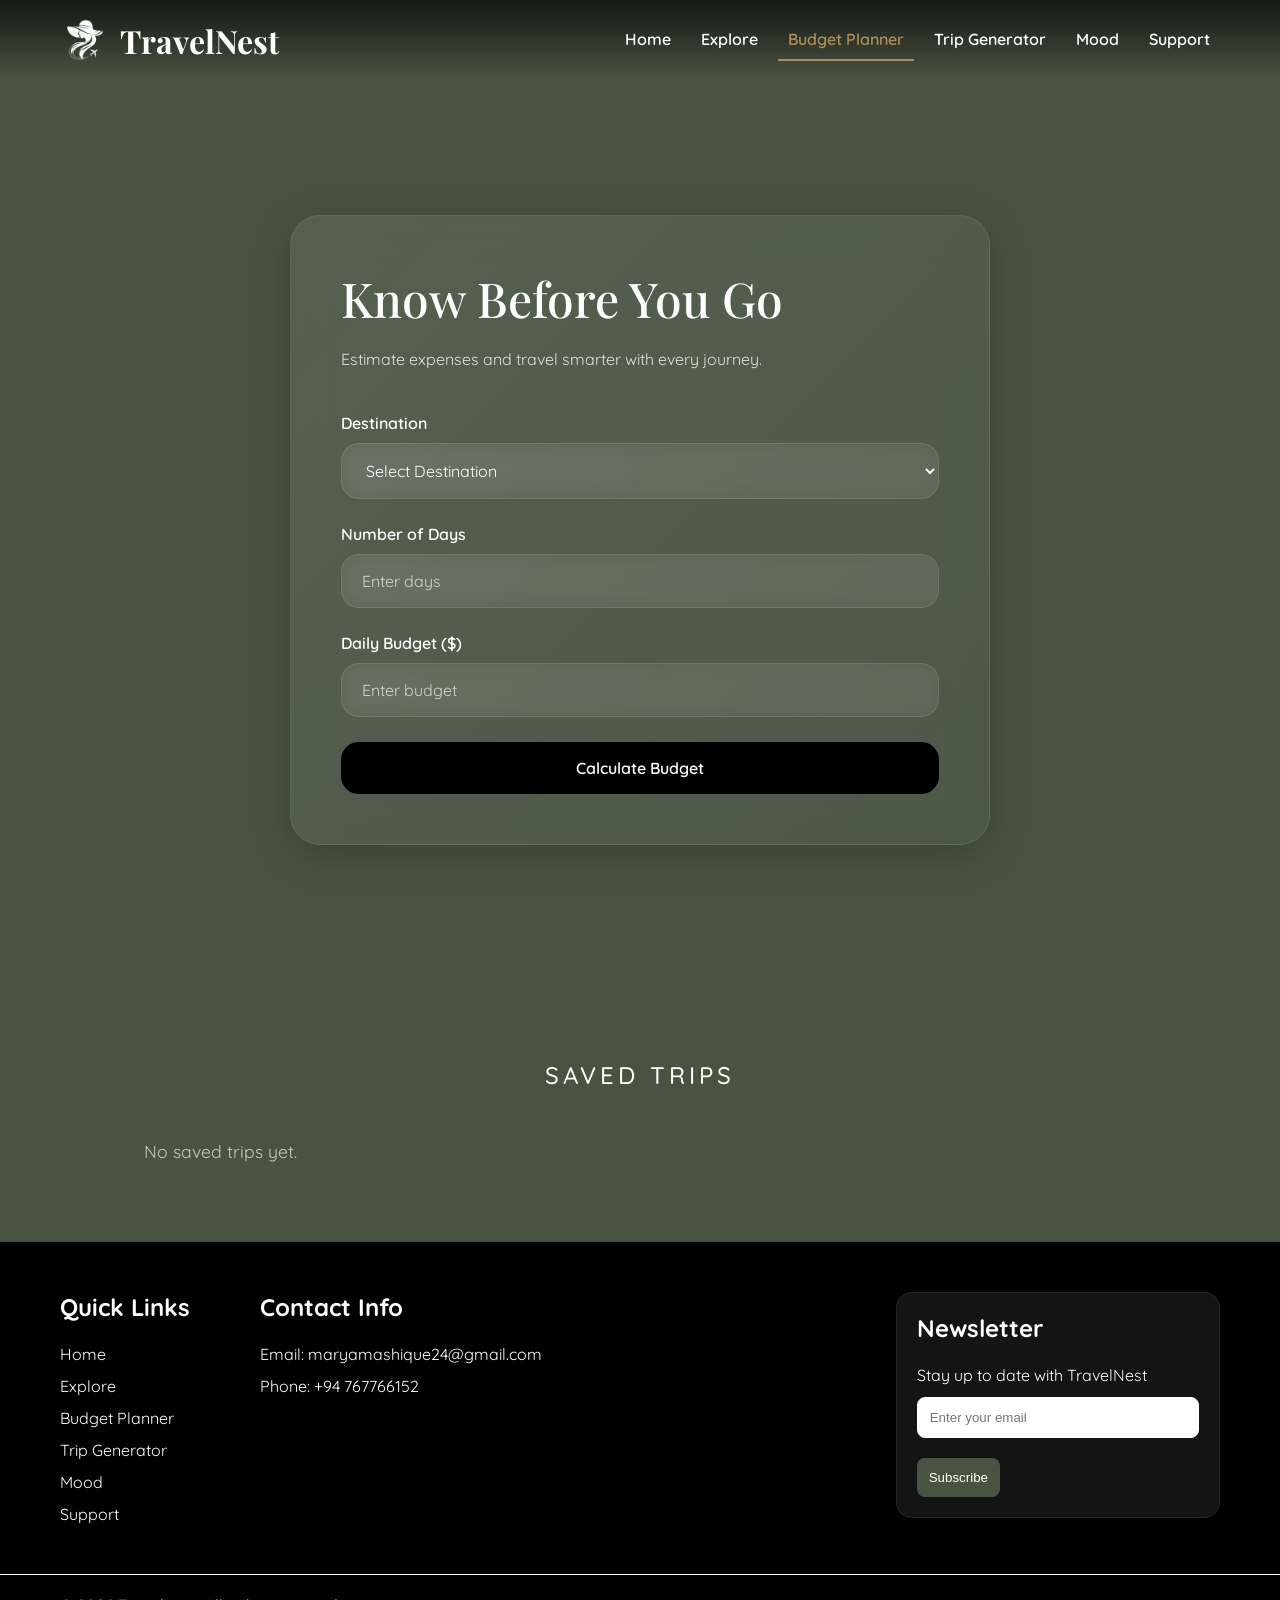
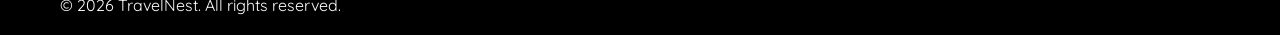
<file: budget.html>
<!DOCTYPE html>
<html lang="en">
<head>
    <meta charset="UTF-8">
    <meta name="viewport" content="width=device-width, initial-scale=1.0">
    <title>TravelNest | Budget Planner</title>

    <link rel="preconnect" href="https://fonts.googleapis.com">
    <link rel="preconnect" href="https://fonts.gstatic.com" crossorigin>
    <link href="https://fonts.googleapis.com/css2?family=Playfair+Display:ital,wght@0,400..900;1,400..900&family=Quicksand:wght@300..700&display=swap"
    rel="stylesheet">

    <link rel="stylesheet" href="css/style.css">
    <link rel="stylesheet" href="css/budget.css">
    <script src="js/script.js" defer></script>
    <script src="js/budget.js" defer></script>

    <link rel="icon" type="image/png" href="images/favicon/favicon-96x96.png" sizes="96x96" />
    <link rel="icon" type="image/svg+xml" href="images/favicon/favicon.svg" />
    <link rel="shortcut icon" href="images/favicon/favicon.ico" />
    <link rel="apple-touch-icon" sizes="180x180" href="images/favicon/apple-touch-icon.png" />
    <meta name="apple-mobile-web-app-title" content="TravelNest" />
    <link rel="manifest" href="images/favicon/site.webmanifest" />

    <meta name="theme-color" content="#485342">

</head>
<body>
    <header>
        <a href="index.html" class="logo-container">
            <img src="images/logo.png" id="logo1" alt="TravelNest">
            <h3>TravelNest</h3>
        </a>

        <button class="hamburger" id="hamburger">
            ☰
        </button>

        <nav id="navMenu">
            <a href="index.html">Home</a>
            <a href="explore.html">Explore</a>
            <a href="budget.html" class="active">Budget Planner</a>
            <a href="trip.html">Trip Generator</a>
            <a href="mood.html">Mood</a>
            <a href="support.html">Support</a>
        </nav>
    </header>

    <main class="budgetmain">
        <section class="budget-planner">

            <div class="planner-glass">

                <h1>Know Before You Go</h1>

                <p>
                    Estimate expenses and travel smarter with every journey.
                </p>

                <form id="budgetForm">

                    <div class="input-group">

                    <label for="destination">Destination</label>
                    <select id="destination">
                            <option value="">Select Destination</option>

                            <option value="Bali">Bali</option>
                            <option value="Kyoto">Kyoto</option>
                            <option value="Maldives">Maldives</option>

                            <option value="Paris">Paris</option>
                            <option value="Santorini">Santorini</option>
                            <option value="Swiss Alps">Swiss Alps</option>

                            <option value="Cape Town">Cape Town</option>
                            <option value="Marrakech">Marrakech</option>
                            <option value="Cairo">Cairo</option>

                            <option value="New York">New York</option>
                            <option value="Banff">Banff</option>
                            <option value="Tulum">Tulum</option>

                            <option value="Rio">Rio</option>
                            <option value="Machu Picchu">Machu Picchu</option>
                            <option value="Cartagena">Cartagena</option>

                            <option value="Sydney">Sydney</option>
                            <option value="Queenstown">Queenstown</option>
                            <option value="Bora Bora">Bora Bora</option>
                        </select>

                    </div>

                    <div class="input-group">

                        <label for="days">Number of Days</label>

                        <input type="number"
                        id="days"
                        placeholder="Enter days"
                        min="1">

                    </div>

                    <div class="input-group">

                        <label for="dailyBudget">Daily Budget ($)</label>

                        <input type="number"
                        id="dailyBudget"
                        placeholder="Enter budget"
                        min="1">

                    </div>

                    <button type="submit" class="calculate-btn">
                        Calculate Budget
                    </button>

                </form>

                <!-- RESULTS -->
                <div class="results" id="results">

                    <h2>Total Estimated Cost</h2>

                    <div class="total-cost" id="totalCost">
                        $0
                    </div>

                    <div class="status" id="status">
                        Moderate
                    </div>

                    <!-- PROGRESS -->
                    <div class="progress-container">

                        <div class="progress-bar" id="progressBar">

                        </div>

                    </div>

                    <button class="save-btn" id="saveBtn">
                        Save Trip
                    </button>

                </div>

            </div>

        </section>

        <!-- SAVED TRIPS -->
        <section class="saved-trips-section">

            <h2>Saved Trips</h2>

            <div id="savedTripsGrid" class="global-grid"></div>

        </section>       

    </main>



    <footer class="footer">

        <div class="footer-top">

            <div class="links">
                <div class="Qlinks">
                    <h2>Quick Links</h2>
                    <a href="index.html">Home</a>
                    <a href="explore.html">Explore</a>
                    <a href="budget.html">Budget Planner</a>
                    <a href="trip.html">Trip Generator</a>
                    <a href="mood.html">Mood</a>
                    <a href="support.html">Support</a>
                </div>

                <div class="Contact">
                    <h2>Contact Info</h2>
                    <p>Email:
                        <a href="mailto:maryamashique24@gmail.com">
                            maryamashique24@gmail.com
                        </a>
                    </p>
                    <p>Phone: +94 767766152</p>
                </div>
            </div>

            <div class="newsletter">
                <h2>Newsletter</h2>
                <p>Stay up to date with TravelNest</p>

                <form id="newsletterForm">
                    
                    <label for="emailInput" class="sr-only">
                        Email address for newsletter
                    </label>

                    <input type="email" id="emailInput" placeholder="Enter your email" required>

                    <button type="submit">Subscribe</button>
                </form>
            </div>
        </div>


        <div class="footer-bottom">
            <p class="rights">© 2026 TravelNest. All rights reserved.</p>
        </div>

    </footer>

</body>
</html>
</file>
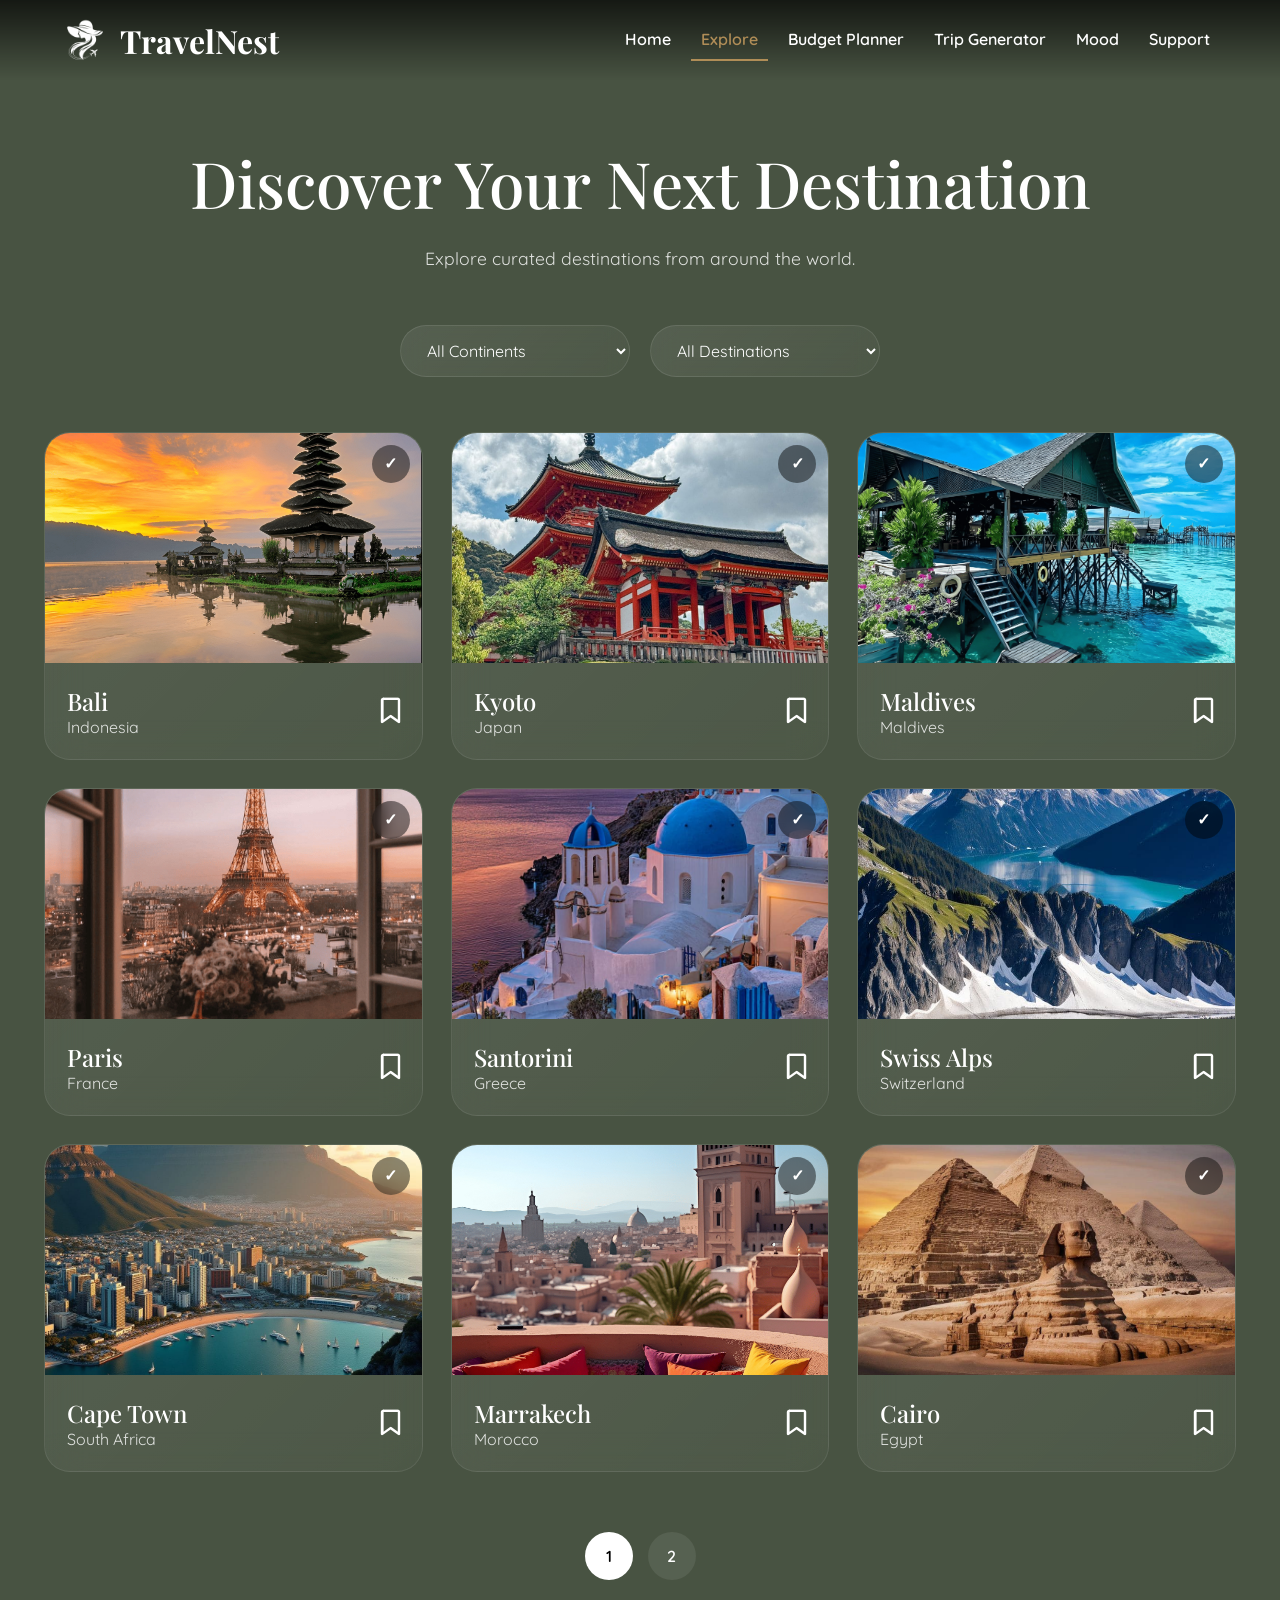
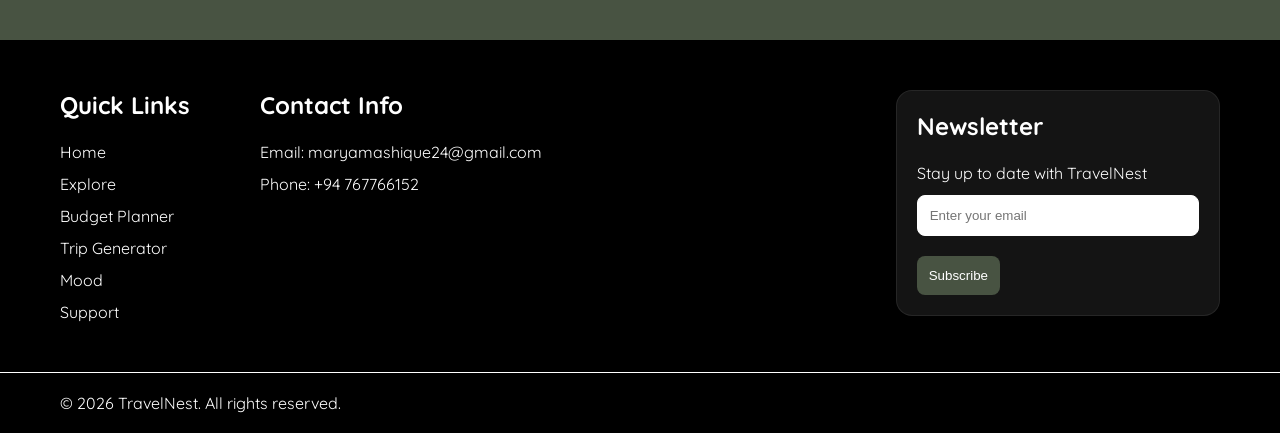
<file: explore.html>
<!DOCTYPE html>
<html lang="en">
<head>
    <meta charset="UTF-8">
    <meta name="viewport" content="width=device-width, initial-scale=1.0">
    <title>TravelNest | Explore</title>

    <link rel="preconnect" href="https://fonts.googleapis.com">
    <link rel="preconnect" href="https://fonts.gstatic.com" crossorigin>
    <link href="https://fonts.googleapis.com/css2?family=Playfair+Display:ital,wght@0,400..900;1,400..900&family=Quicksand:wght@300..700&display=swap"
    rel="stylesheet">
    <link rel="stylesheet"
href="https://cdnjs.cloudflare.com/ajax/libs/font-awesome/6.5.2/css/all.min.css">

    <link rel="stylesheet" href="css/style.css">
    <link rel="stylesheet" href="css/explore.css">
    <script src="js/script.js" defer></script>
    <script src="js/explore.js" defer></script>

    <link rel="icon" type="image/png" href="images/favicon/favicon-96x96.png" sizes="96x96" />
    <link rel="icon" type="image/svg+xml" href="images/favicon/favicon.svg" />
    <link rel="shortcut icon" href="images/favicon/favicon.ico" />
    <link rel="apple-touch-icon" sizes="180x180" href="images/favicon/apple-touch-icon.png" />
    <meta name="apple-mobile-web-app-title" content="TravelNest" />
    <link rel="manifest" href="images/favicon/site.webmanifest" />

    <meta name="theme-color" content="#485342">

</head>

<body>

    <header>
        <a href="index.html" class="logo-container">
            <img src="images/logo.png" id="logo1" alt="TravelNest">
            <h3>TravelNest</h3>
        </a>

        <button class="hamburger" id="hamburger">
            ☰
        </button>

        <nav id="navMenu">
            <a href="index.html">Home</a>
            <a href="explore.html" class="active">Explore</a>
            <a href="budget.html">Budget Planner</a>
            <a href="trip.html">Trip Generator</a>
            <a href="mood.html">Mood</a>
            <a href="support.html">Support</a>
        </nav>
    </header>


    <main class="exploremain">

        <!-- HERO -->
        <section class="explore-hero">
            <h1>Discover Your Next Destination</h1>
            <p>Explore curated destinations from around the world.</p>
        </section>

        <!-- FILTERS -->
        <section class="filters-section">
            <h2 class="visually-hidden">Filters</h2>
            <div class="filters">
                <select id="continentFilter">
                    <option value="all">All Continents</option>
                    <option value="Asia">Asia</option>
                    <option value="Europe">Europe</option>
                    <option value="Africa">Africa</option>
                    <option value="North America">North America</option>
                    <option value="South America">South America</option>
                    <option value="Oceania">Oceania</option>
                </select>
                <select id="placeFilter">
                    <option value="all">All Destinations</option>
                </select>
            </div>
        </section>

        <!-- GRID -->
        <section class="destinations-section">
            <h2 class="visually-hidden">Destinations</h2>
            <div class="global-grid" id="grid"></div>
            <div class="pagination" id="pagination"></div>
        </section>

    </main>

    <!-- MODAL -->
    <div class="modal" id="modal">
        <div class="modal-content">

            <span class="close-btn" id="close">&times;</span>

            <div class="image-slider">
                <button class="nav left" id="prev">&#10094;</button>
                <img id="modalImg" src="images/logo.png" alt="Destination image">
                <button class="nav right" id="next">&#10095;</button>
            </div>

            <div class="modal-info">
                <h1 id="title">Loading</h1>
                <h2 id="country">Loading</h2>

                <p id="desc"></p>
                

                <h2>Attractions</h2>
                <ul id="attractions"></ul>

                <h2>Travel Cost</h2>
                <table>
                    <tr>
                        <th>Expense</th>
                        <th>Budget</th>
                        <th>Moderate</th>
                        <th>Luxury</th>
                    </tr>

                    <tr>
                        <td>Hotel</td>
                        <td id="bHotel"></td>
                        <td id="mHotel"></td>
                        <td id="lHotel"></td>
                    </tr>

                    <tr>
                        <td>Food</td>
                        <td id="bFood"></td>
                        <td id="mFood"></td>
                        <td id="lFood"></td>
                    </tr>

                    <tr>
                        <td>Transport</td>
                        <td id="bTransport"></td>
                        <td id="mTransport"></td>
                        <td id="lTransport"></td>
                    </tr>

                    <tr class="total-row">
                        <td>Total</td>
                        <td id="bTotal"></td>
                        <td id="mTotal"></td>
                        <td id="lTotal"></td>
                    </tr>

                </table>
            </div>

        </div>
    </div>

    <footer class="footer">

        <div class="footer-top">

            <div class="links">
                <div class="Qlinks">
                    <h2>Quick Links</h2>
                    <a href="index.html">Home</a>
                    <a href="explore.htm">Explore</a>
                    <a href="budget.html">Budget Planner</a>
                    <a href="trip.html">Trip Generator</a>
                    <a href="mood.html">Mood</a>
                    <a href="support.html">Support</a>
                </div>

                <div class="Contact">
                    <h2>Contact Info</h2>
                    <p>Email:
                        <a href="mailto:maryamashique24@gmail.com">
                            maryamashique24@gmail.com
                        </a>
                    </p>
                    <p>Phone: +94 767766152</p>
                </div>
            </div>

            <div class="newsletter">
                <h2>Newsletter</h2>
                <p>Stay up to date with TravelNest</p>

                <form id="newsletterForm">
                    
                    <label for="emailInput" class="sr-only">
                        Email address for newsletter
                    </label>

                    <input type="email" id="emailInput" placeholder="Enter your email" required>

                    <button type="submit">Subscribe</button>
                </form>
            </div>
        </div>


        <div class="footer-bottom">
            <p class="rights">© 2026 TravelNest. All rights reserved.</p>
        </div>

    </footer>

</body>
</html>
</file>
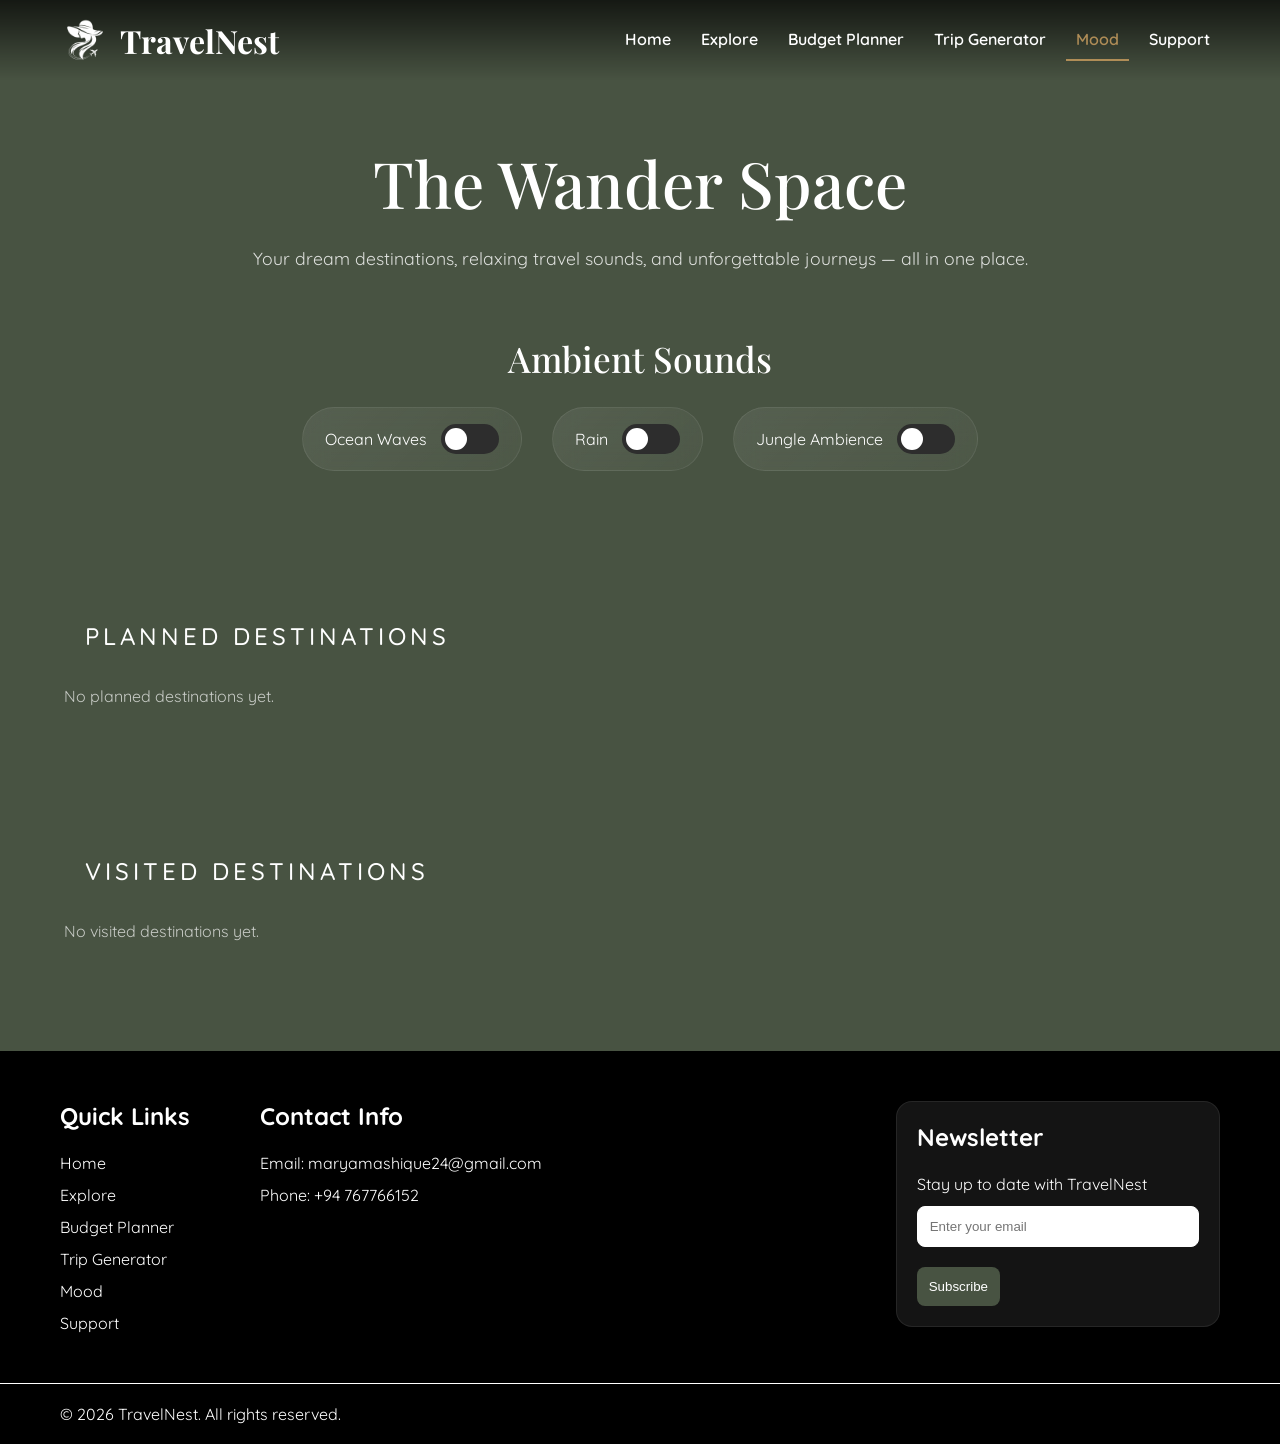
<file: mood.html>
<!DOCTYPE html>
<html lang="en">
<head>
    <meta charset="UTF-8">
    <meta name="viewport" content="width=device-width, initial-scale=1.0">
    <title>TravelNest | Mood</title>

    <link rel="preconnect" href="https://fonts.googleapis.com">
    <link rel="preconnect" href="https://fonts.gstatic.com" crossorigin>
    <link
        href="https://fonts.googleapis.com/css2?family=Playfair+Display:ital,wght@0,400..900;1,400..900&family=Quicksand:wght@300..700&display=swap"
        rel="stylesheet">
    <link rel="stylesheet" href="css/style.css">
    <link rel="stylesheet" href="css/mood.css">
    <script src="js/script.js" defer></script>
    <script src="js/mood.js" defer></script>

    <link rel="icon" type="image/png" href="images/favicon/favicon-96x96.png" sizes="96x96" />
    <link rel="icon" type="image/svg+xml" href="images/favicon/favicon.svg" />
    <link rel="shortcut icon" href="images/favicon/favicon.ico" />
    <link rel="apple-touch-icon" sizes="180x180" href="images/favicon/apple-touch-icon.png" />
    <meta name="apple-mobile-web-app-title" content="TravelNest" />
    <link rel="manifest" href="images/favicon/site.webmanifest" />

    <meta name="theme-color" content="#485342">

</head>

<body>
    
    <header>
        <a href="index.html" class="logo-container">
            <img src="images/logo.png" id="logo1" alt="TravelNest">
            <h3>TravelNest</h3>
        </a>

        <button class="hamburger" id="hamburger">
            ☰
        </button>

        <nav id="navMenu">
            <a href="index.html">Home</a>
            <a href="explore.html">Explore</a>
            <a href="budget.html">Budget Planner</a>
            <a href="trip.html">Trip Generator</a>
            <a href="mood.html" class="active">Mood</a>
            <a href="support.html">Support</a>
        </nav>
    </header>


    <main class="mood-page">

        <!-- HERO -->
        <section class="hero">
            <h1>The Wander Space</h1>
            <p>
                Your dream destinations, relaxing travel sounds,
                and unforgettable journeys — all in one place.
            </p>
        </section>

        <section class="sound-section">

            <h2>Ambient Sounds</h2>

            <div class="sound-controls">

                <div class="sound-item">
                    <span>Ocean Waves</span>
                    <label class="switch">
                        <span class="sr-only">Ocean Waves sound toggle</span>
                        <input type="checkbox" class="sound-toggle" data-sound="ocean">
                        <span class="slider"></span>
                    </label>
                </div>

                <div class="sound-item">
                    <span>Rain</span>
                    <label class="switch">
                        <span class="sr-only">Rain sound toggle</span>
                        <input type="checkbox" class="sound-toggle" data-sound="rain">
                        <span class="slider"></span>
                    </label>
                </div>

                <div class="sound-item">
                    <span>Jungle Ambience</span>
                    <label class="switch">
                        <span class="sr-only">Jungle ambience sound toggle</span>
                        <input type="checkbox" class="sound-toggle" data-sound="jungle">
                        <span class="slider"></span>
                    </label>
                </div>

            </div>

        </section>

        
        <section class="cards-section">

        <!-- PLANNED -->
            <div class="section-title">
                <h2>Planned Destinations</h2>
            </div>

            <div id="plannedGrid" class="global-grid"></div>

        </section>

        <!-- VISITED -->
        <section class="cards-section">

            <div class="section-title">
                <h2>Visited Destinations</h2>
            </div>

            <div id="visitedGrid" class="global-grid"></div>

        </section>

    </main>

    <!-- AUDIO -->
    <audio id="oceanAudio" loop>
        <source src="audio/ocean-waves.mp3" type="audio/mpeg">
    </audio>

    <audio id="rainAudio" loop>
        <source src="audio/rain.mp3" type="audio/mpeg">
    </audio>

    <audio id="jungleAudio" loop>
        <source src="audio/jungle-ambience.mp3" type="audio/mpeg">
    </audio>


    <footer class="footer">

        <div class="footer-top">

            <div class="links">
                <div class="Qlinks">
                    <h2>Quick Links</h2>
                    <a href="index.html">Home</a>
                    <a href="explore.html">Explore</a>
                    <a href="budget.html">Budget Planner</a>
                    <a href="trip.html">Trip Generator</a>
                    <a href="mood.html">Mood</a>
                    <a href="support.html">Support</a>
                </div>

                <div class="Contact">
                    <h2>Contact Info</h2>
                    <p>Email:
                        <a href="mailto:maryamashique24@gmail.com">
                            maryamashique24@gmail.com
                        </a>
                    </p>
                    <p>Phone: +94 767766152</p>
                </div>
            </div>

            <div class="newsletter">
                <h2>Newsletter</h2>
                <p>Stay up to date with TravelNest</p>

                <form id="newsletterForm">
                    
                    <label for="emailInput" class="sr-only">
                        Email address for newsletter
                    </label>

                    <input type="email" id="emailInput" placeholder="Enter your email" required>

                    <button type="submit">Subscribe</button>
                </form>
            </div>
        </div>


        <div class="footer-bottom">
            <p class="rights">© 2026 TravelNest. All rights reserved.</p>
        </div>

    </footer>
</body>
</html>
</file>
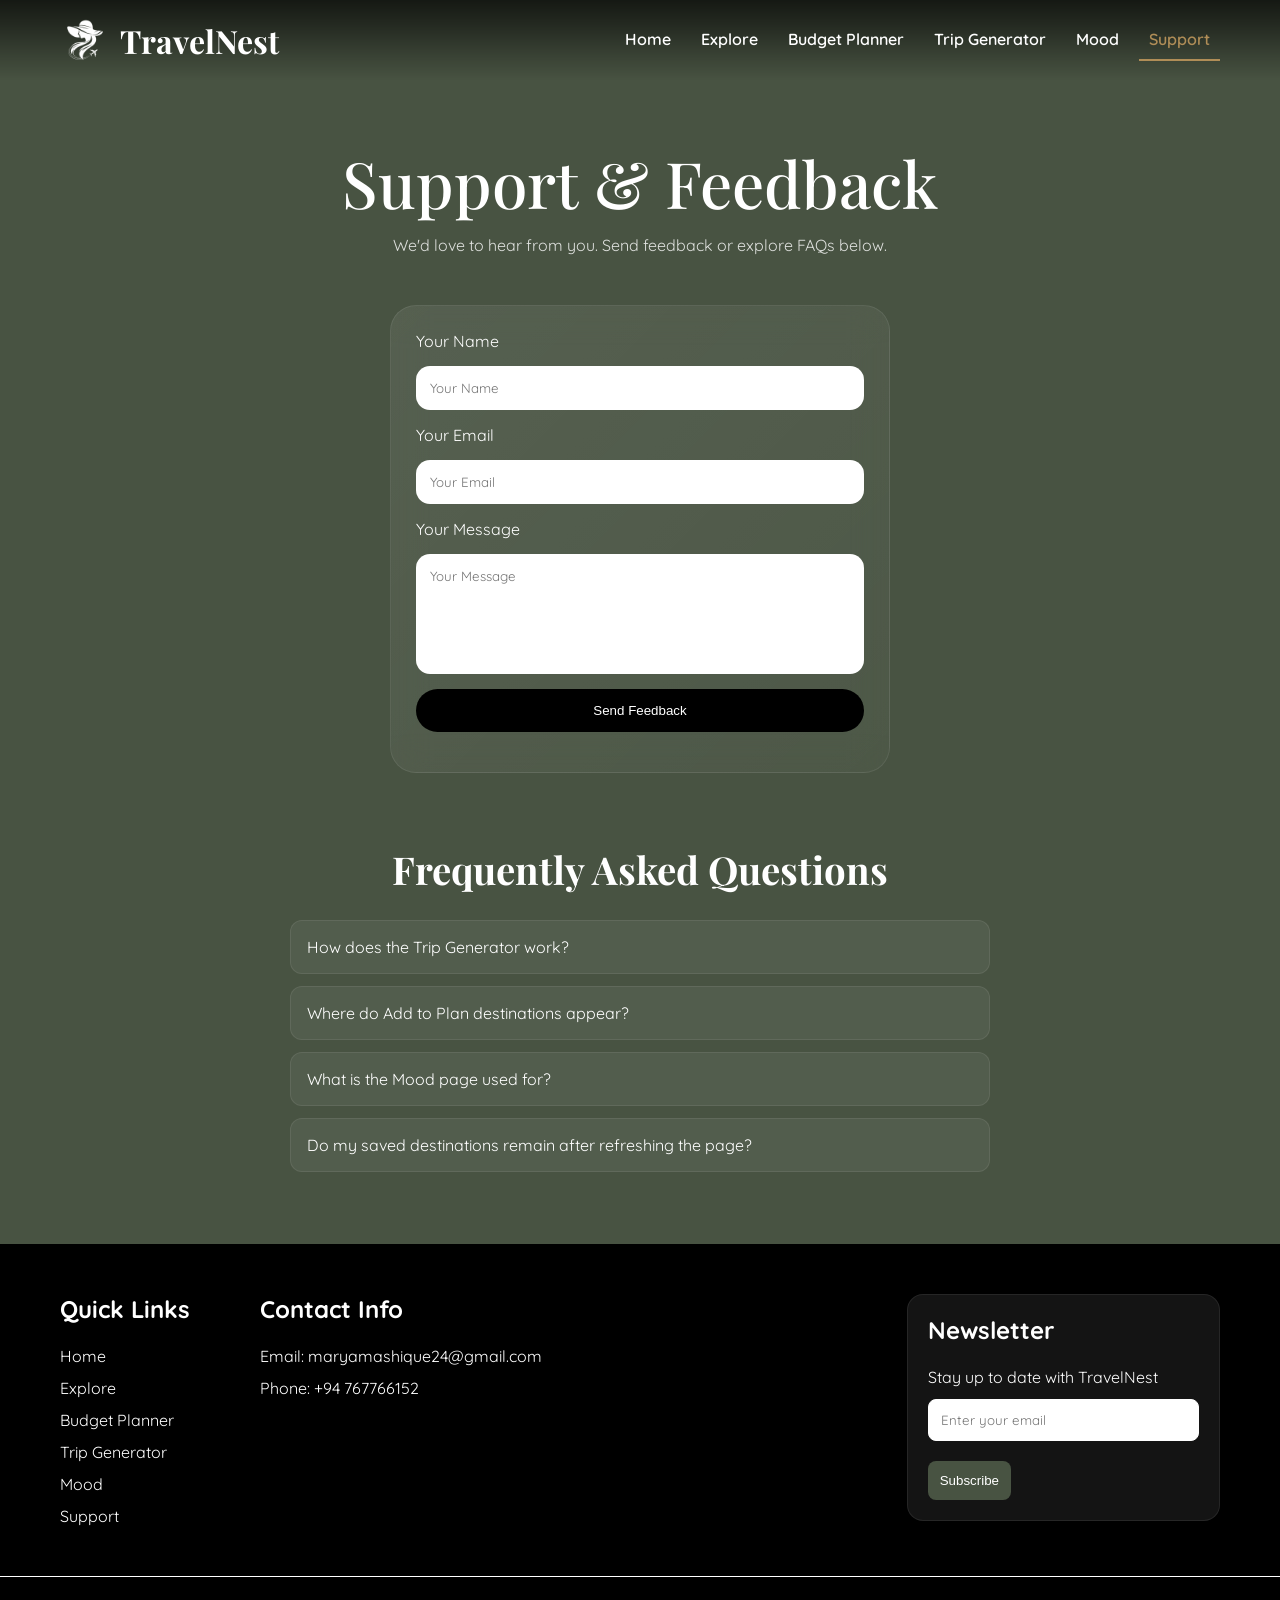
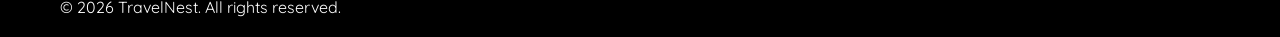
<file: support.html>
<!DOCTYPE html>
<html lang="en">
<head>
    <meta charset="UTF-8">
    <meta name="viewport" content="width=device-width, initial-scale=1.0">
    <title>TravelNest | Support</title>

    <link rel="preconnect" href="https://fonts.googleapis.com">
    <link rel="preconnect" href="https://fonts.gstatic.com" crossorigin>
    <link
        href="https://fonts.googleapis.com/css2?family=Playfair+Display:ital,wght@0,400..900;1,400..900&family=Quicksand:wght@300..700&display=swap"
        rel="stylesheet">

    <link rel="stylesheet" href="css/style.css">
    <link rel="stylesheet" href="css/support.css">
    <script src="js/script.js" defer></script>
    <script src="js/support.js" defer></script>

    <link rel="icon" type="image/png" href="images/favicon/favicon-96x96.png" sizes="96x96" />
    <link rel="icon" type="image/svg+xml" href="images/favicon/favicon.svg" />
    <link rel="shortcut icon" href="images/favicon/favicon.ico" />
    <link rel="apple-touch-icon" sizes="180x180" href="images/favicon/apple-touch-icon.png" />
    <meta name="apple-mobile-web-app-title" content="TravelNest" />
    <link rel="manifest" href="images/favicon/site.webmanifest" />

    <meta name="theme-color" content="#485342">

</head>

<body>
    <header>
        <a href="index.html" class="logo-container">
            <img src="images/logo.png" id="logo1" alt="TravelNest">
            <h3>TravelNest</h3>
        </a>

        <button class="hamburger" id="hamburger">
            ☰
        </button>

        <nav id="navMenu">
            <a href="index.html">Home</a>
            <a href="explore.html">Explore</a>
            <a href="budget.html">Budget Planner</a>
            <a href="trip.html">Trip Generator</a>
            <a href="mood.html">Mood</a>
            <a href="support.html" class="active">Support</a>
        </nav>
    </header>


    <main class="feedback-page">

        <!-- TITLE -->
        <section class="hero">
            <h1>Support & Feedback</h1>
            <p>We'd love to hear from you. Send feedback or explore FAQs below.</p>
        </section>

        <!-- FORM -->
        <section class="form-section">
            <form id="feedbackForm">

                <label for="name">Your Name</label>
                <input type="text" id="name" name="name" placeholder="Your Name">

                <label for="email">Your Email</label>
                <input type="email" id="email" name="email" placeholder="Your Email">

                <label for="message">Your Message</label>
                <textarea id="message" name="message" placeholder="Your Message"></textarea>

                <button type="submit">Send Feedback</button>

                <p id="successMsg"></p>

            </form>
        </section>

        <!-- FAQ -->
        <section class="faq-section">

            <h2>Frequently Asked Questions</h2>

            <div class="faq">

                <div class="faq-item">
                    <button class="faq-question">
                        How does the Trip Generator work?
                    </button>

                    <div class="faq-answer">
                        The Trip Generator suggests destinations based on your selected travel style and budget preference.
                    </div>
                </div>

                <div class="faq-item">
                    <button class="faq-question">
                        Where do Add to Plan destinations appear?
                    </button>

                    <div class="faq-answer">
                        Destinations added through Add to Plan are stored in the Planned Destinations section of the Mood page.
                    </div>
                </div>

                <div class="faq-item">
                    <button class="faq-question">
                        What is the Mood page used for?
                    </button>

                    <div class="faq-answer">
                        The Mood page helps you manage your planned destinations and keep track of places you have visited.
                    </div>
                </div>

                <div class="faq-item">
                    <button class="faq-question">
                        Do my saved destinations remain after refreshing the page?
                    </button>

                    <div class="faq-answer">
                        Yes, your saved destinations stay available in your browser unless local storage is cleared.
                    </div>
                </div>

            </div>

        </section>

    </main>


    <footer class="footer">

        <div class="footer-top">

            <div class="links">
                <div class="Qlinks">
                    <h2>Quick Links</h2>
                    <a href="index.html">Home</a>
                    <a href="explore.html">Explore</a>
                    <a href="budget.html">Budget Planner</a>
                    <a href="trip.html">Trip Generator</a>
                    <a href="mood.html">Mood</a>
                    <a href="support.html">Support</a>
                </div>

                <div class="Contact">
                    <h2>Contact Info</h2>
                    <p>Email:
                        <a href="mailto:maryamashique24@gmail.com">
                            maryamashique24@gmail.com
                        </a>
                    </p>
                    <p>Phone: +94 767766152</p>
                </div>
            </div>

            <div class="newsletter">
                <h2>Newsletter</h2>
                <p>Stay up to date with TravelNest</p>

                <form id="newsletterForm">
                    
                    <label for="emailInput" class="sr-only">
                        Email address for newsletter
                    </label>

                    <input type="email" id="emailInput" placeholder="Enter your email" required>

                    <button type="submit">Subscribe</button>
                </form>
            </div>
        </div>


        <div class="footer-bottom">
            <p class="rights">© 2026 TravelNest. All rights reserved.</p>
        </div>

    </footer>
    
</body>
</html>
</file>
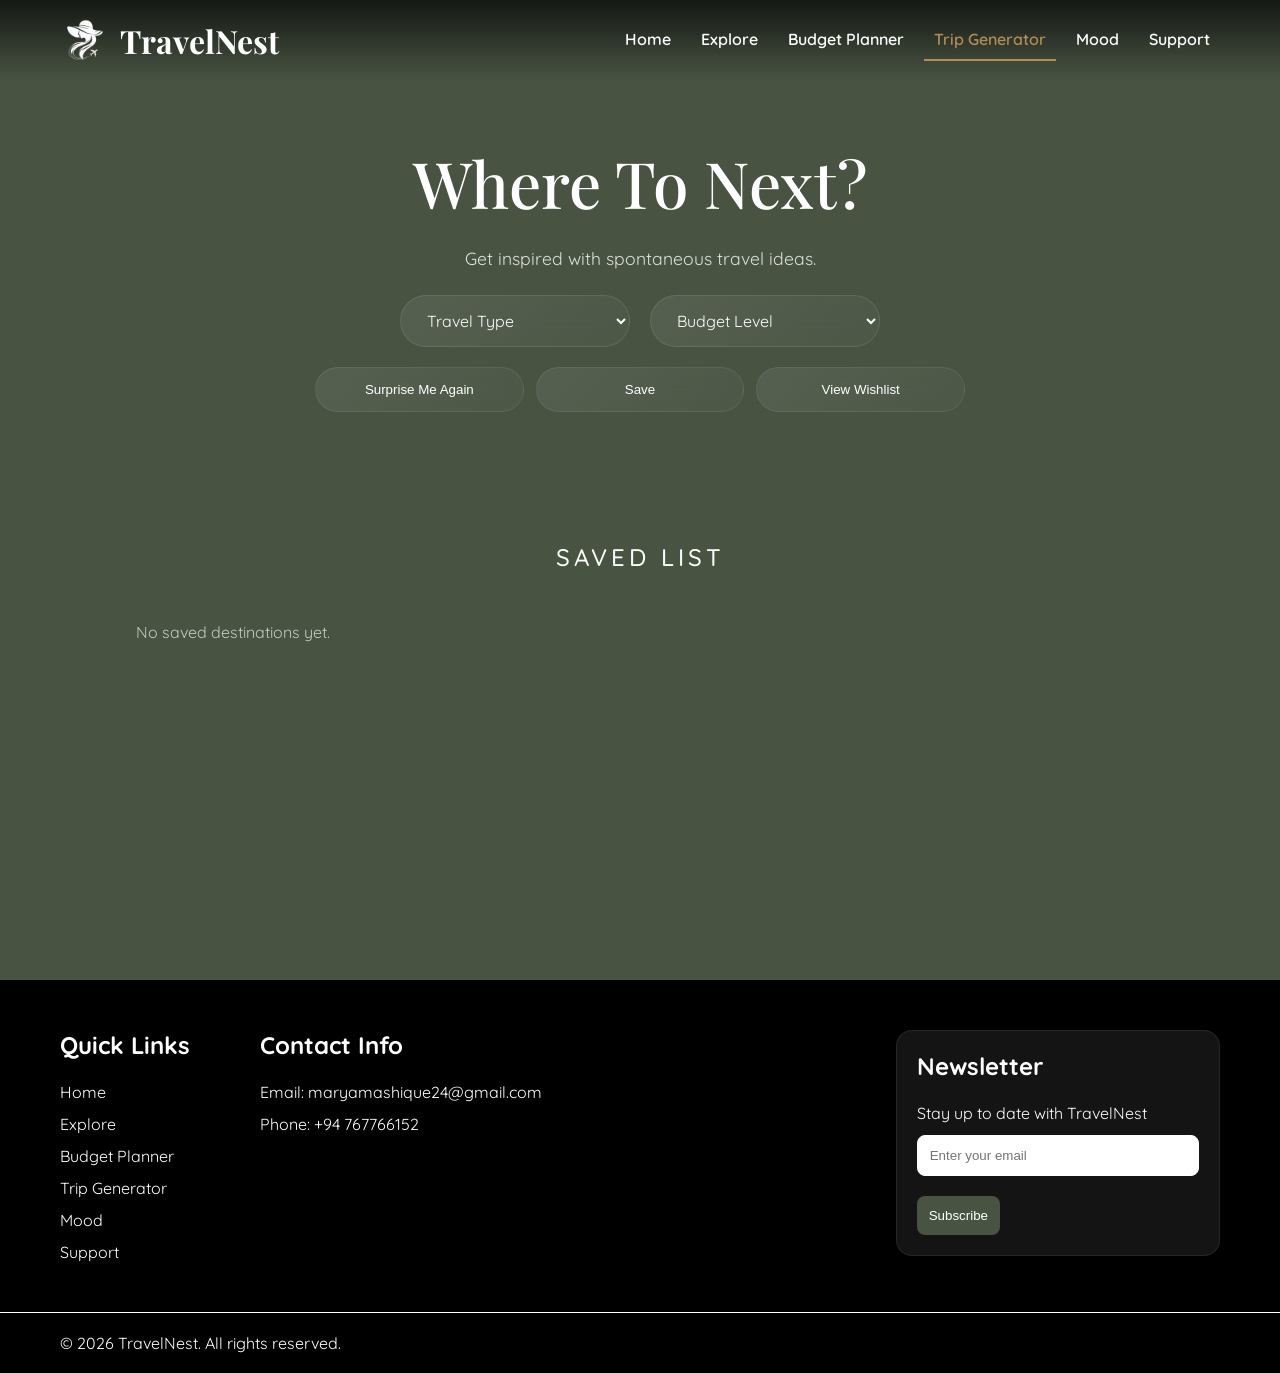
<file: trip.html>
<!DOCTYPE html>
<html lang="en">
<head>
    <meta charset="UTF-8">
    <meta name="viewport" content="width=device-width, initial-scale=1.0">
    <title>TravelNest | Trip Generator</title>

    <link rel="preconnect" href="https://fonts.googleapis.com">
    <link rel="preconnect" href="https://fonts.gstatic.com" crossorigin>
    <link
        href="https://fonts.googleapis.com/css2?family=Playfair+Display:ital,wght@0,400..900;1,400..900&family=Quicksand:wght@300..700&display=swap"
        rel="stylesheet">
    <link rel="stylesheet"
href="https://cdnjs.cloudflare.com/ajax/libs/font-awesome/6.5.2/css/all.min.css">

    <link rel="stylesheet" href="css/style.css">
    <link rel="stylesheet" href="css/trip.css">
    <script src="js/script.js" defer></script>
    <script src="js/trip.js" defer></script>

    <link rel="icon" type="image/png" href="images/favicon/favicon-96x96.png" sizes="96x96" />
    <link rel="icon" type="image/svg+xml" href="images/favicon/favicon.svg" />
    <link rel="shortcut icon" href="images/favicon/favicon.ico" />
    <link rel="apple-touch-icon" sizes="180x180" href="images/favicon/apple-touch-icon.png" />
    <meta name="apple-mobile-web-app-title" content="TravelNest" />
    <link rel="manifest" href="images/favicon/site.webmanifest" />

    <meta name="theme-color" content="#485342">
    
</head>
<body>
    <header>
        <a href="index.html" class="logo-container">
            <img src="images/logo.png" id="logo1" alt="TravelNest">
            <h3>TravelNest</h3>
        </a>

        <button class="hamburger" id="hamburger">
            ☰
        </button>

        <nav id="navMenu">
            <a href="index.html">Home</a>
            <a href="explore.html">Explore</a>
            <a href="budget.html">Budget Planner</a>
            <a href="trip.html" class="active">Trip Generator</a>
            <a href="mood.html">Mood</a>
            <a href="support.html">Support</a>
        </nav>
    </header>


    <main class="trip-page">

        <div class="trip-container">

            <h1>Where To Next?</h1>
            <p>Get inspired with spontaneous travel ideas.</p>

            <!-- FILTERS -->
            <div class="filters">

                <select id="typeFilter">
                    <option value="all">Travel Type</option>
                    <option value="Adventure">Adventure</option>
                    <option value="Relaxation">Relaxation</option>
                    <option value="Cultural">Cultural</option>
                    <option value="Nature">Nature</option>
                    <option value="Urban">Urban</option>
                </select>

                <select id="budgetFilter">
                <option value="all">Budget Level</option>
                <option value="budget">Budget</option>
                <option value="moderate">Moderate</option>
                <option value="luxury">Luxury</option>
            </select>

            </div>

            <!-- CARD -->
            <div id="cardWrapper" class="hidden">

                <div id="card" class="card">
                    <img id="img" src="images/logo.png" alt="Generated image">

                    <div class="card-body">
                        <h2 id="name">Loading</h2>
                    </div>
                </div>

            </div>

            <!-- CONTROLS -->
            <div class="controls" id="controls">
                <button id="againBtn">Surprise Me Again</button>
                <button id="saveBtn">Save</button>
                <button id="viewBtn">View Wishlist</button>
            </div>

        </div>

        <!-- WISHLIST SECTION -->
        <div id="wishlistSection" class="wishlist-section">

            <h2 id="saveListTitle">Saved List</h2>

            <div id="wishlistGrid" class="global-grid"></div>

        </div>
        

    </main>

    <footer class="footer">

        <div class="footer-top">

            <div class="links">
                <div class="Qlinks">
                    <h2>Quick Links</h2>
                    <a href="index.html">Home</a>
                    <a href="explore.html">Explore</a>
                    <a href="budget.html">Budget Planner</a>
                    <a href="trip.html">Trip Generator</a>
                    <a href="mood.html">Mood</a>
                    <a href="support.html">Support</a>
                </div>

                <div class="Contact">
                    <h2>Contact Info</h2>
                    <p>Email:
                        <a href="mailto:maryamashique24@gmail.com">
                            maryamashique24@gmail.com
                        </a>
                    </p>
                    <p>Phone: +94 767766152</p>
                </div>
            </div>

            <div class="newsletter">
                <h2>Newsletter</h2>
                <p>Stay up to date with TravelNest</p>

                <form id="newsletterForm">
                    
                    <label for="emailInput" class="sr-only">
                        Email address for newsletter
                    </label>

                    <input type="email" id="emailInput" placeholder="Enter your email" required>

                    <button type="submit">Subscribe</button>
                </form>
            </div>
        </div>


        <div class="footer-bottom">
            <p class="rights">© 2026 TravelNest. All rights reserved.</p>
        </div>

    </footer>

</body>
</html>
</file>
<file: css/style.css>
/* GLOBAL */

* {
    margin: 0;
    padding: 0;
    box-sizing: border-box;
}

body {
    font-family: "Quicksand", sans-serif;
    color: white;
    background-color:#485342;
    overflow-x: hidden;

}

/* HEADER */

header {
    display: flex;
    justify-content: space-between;
    align-items: center;
    padding: 15px 60px;
    position: sticky;
    top: 0;
    z-index: 1000;

    background: linear-gradient(
        to bottom,
        rgba(0, 0, 0, 0.7) 0%,
        rgba(0, 0, 0, 0.5) 30%,
        rgba(0, 0, 0, 0.2) 70%,
        rgba(0, 0, 0, 0) 100%
    );
}

.logo-container {
    display: flex;
    align-items: center;
    gap: 10px;
    color: white;
    text-decoration: none;
}

.logo-container h3 {
    font-family: "Playfair Display", serif;
    font-size: 2rem;
}

#logo1 {
    height: 50px;
}

header nav {
    display: flex;
    gap: 10px;
}

header nav a {
    text-decoration: none;
    font-weight: 600;
    padding: 10px;
    transition: 0.3s;
    color: white;
}

header nav a:hover {
    color: #B08D57;
}

header nav a.active {
    color: #B08D57;
    border-bottom: 2px solid #B08D57;
}

/* HAMBURGER */

.hamburger {
    display: none;
    background: none;
    border: none;
    color: white;
    font-size: 2rem;
    cursor: pointer;
}

/* FOOTER */

.footer {
    margin-top: 0;
    padding-top: 50px;
    font-family: "Quicksand", sans-serif;
    background-color: black;
    
}

.footer-top {
    display: flex;
    justify-content: space-between;
    align-items: flex-start;
    gap: 50px;
    padding: 0 60px 50px;
    flex-wrap: wrap;
}

.links {
    display: flex;
    gap: 70px;
    align-items: flex-start;
}

.Qlinks,
.Contact,
.newsletter {
    display: flex;
    flex-direction: column;
    gap: 12px;
}

.Qlinks h2,
.Contact h2,
.newsletter h2 {
    margin-bottom: 10px;
}

.Qlinks a,
.Contact a {
    text-decoration: none;
    transition: 0.3s;
    color: white;
}

.Qlinks a:hover,
.Contact a:hover {
    color: #B08D57;
}

/* NEWSLETTER */

.newsletter {
    background: rgba(255,255,255,0.08);
    border: 1px solid rgba(255,255,255,0.08);
    backdrop-filter: blur(12px);
    border-radius: 16px;
    padding: 20px;
}

.newsletter input {
    padding: 12px;
    border: 1px solid white;
    border-radius: 8px;
    width: 100%;
    margin-bottom: 10px;
}

.newsletter button {
    margin-top: 10px;
    padding: 12px;
    border: none;
    border-radius: 8px;
    background-color:#485342;
    color: white;
    cursor: pointer;
    transition: 0.3s;
}

.newsletter button:hover {
    background-color: #B08D57;
    color: black;
    font-weight: bold;
}

.sr-only {
    position: absolute;
    width: 1px;
    height: 1px;
    padding: 0;
    margin: -1px;
    overflow: hidden;
    clip: rect(0, 0, 0, 0);
    white-space: nowrap;
    border: 0;
}

.footer-bottom {
    border-top: 1px solid white;
    padding: 20px 60px;
}

/* CARD LAYOUT & DESIGN*/

.global-grid {
    display: grid;
    grid-template-columns: repeat(3, minmax(0, 1fr));
    gap: 28px;

    width: 100%;
    max-width: 1400px;   
    margin: 0 auto;

    padding: 0 24px;     
}

.card {
    border-radius: 26px;
    overflow: hidden;

    background: linear-gradient(
        135deg,
        rgba(255,255,255,0.08),
        rgba(255,255,255,0.03)
    );

    border: 1px solid rgba(255,255,255,0.08);
    backdrop-filter: blur(18px);

    transition: 0.3s;

    width: 100%;
}

.card:hover {
    transform: translateY(-8px);
}

.card img {
    width: 100%;
    height: 230px;   
    object-fit: cover;
    display: block;  
}

.card-body {
    padding: 22px;
}

.card-body h2 {
    font-family: "Playfair Display", serif;
    font-weight: 500;
}

.card-body p {
    color: #ffffffd1;
    font-family: "Quicksand", sans-serif;
}


/* ================= MOBILE ================= */


@media (max-width: 992px) {

    header {
        padding: 20px;
        flex-wrap: wrap;
    }

    .hamburger {
        display: block;
    }

    header nav {
        width: 100%;
        display: flex;
        flex-direction: column;
        align-items: center;
        max-height: 0;
        overflow: hidden;
        transition: max-height 0.4s ease;
    }

    header nav.show {
        max-height: 400px;
        margin-top: 15px;
    }

    header nav a {
        padding: 12px;
    }

    .footer-top {
        flex-direction: column;
        align-items: center;
        text-align: center;
        gap: 40px;
        padding: 40px 20px;
    }

    .links {
        flex-direction: column;
        gap: 40px;
        align-items: center;
    }
    
    .Qlinks,
    .Contact {
        align-items: center;
        text-align: center;
    }

    .newsletter {
        width: 100%;
        max-width: 350px;
    }

    .footer-bottom {
        text-align: center;
        padding: 20px;
    }

    .global-grid {
        grid-template-columns: repeat(2, 1fr);
    }
}

@media (max-width: 768px) {
    .global-grid {
        grid-template-columns: 1fr;
        padding: 0 16px;
    }
}
</file>
<file: css/budget.css>
.budget-planner{
    min-height: 100vh;
    display: flex;
    justify-content: center;
    align-items: center;
    padding: 80px 20px;
}

.planner-glass{

    width: 100%;
    max-width: 700px;

    padding: 50px;

    border-radius: 30px;

    background:
    linear-gradient(
        135deg,
        rgba(255,255,255,0.08),
        rgba(255,255,255,0.03)
    );

    border: 1px solid rgba(255,255,255,0.08);

    backdrop-filter: blur(20px);

    box-shadow: 0 10px 40px rgba(0,0,0,0.2);
}

.planner-glass h1{
    font-size: 3rem;
    font-family: "Playfair Display", serif;
    font-weight: 500;
    margin-bottom: 15px;
    color: white;
}

.planner-glass p{
    font-family: "Quicksand", sans-serif;
    color: #ffffffd1;
    line-height: 1.8;
    margin-bottom: 40px;
}

#budgetForm{
    display: flex;
    flex-direction: column;
    gap: 25px;
}

.input-group{
    display: flex;
    flex-direction: column;
    gap: 10px;
}

.input-group label{
    font-family: "Quicksand", sans-serif;
    font-weight: 600;
    color: white;
}

.input-group input,
.input-group select{
    padding: 16px 20px;
    border-radius: 18px;
    border: 1px solid rgba(255,255,255,0.1);
    background: rgba(255,255,255,0.06);
    color: white;
    font-size: 1rem;
    outline: none;
    font-family: "Quicksand", sans-serif;
    backdrop-filter: blur(10px);
}

.input-group select option{
    
    color: white;
    background-color: #485342;
}

.input-group input::placeholder {
    color: rgba(255, 255, 255, 0.7);
    opacity: 1;
}

.calculate-btn,
.save-btn{

    padding: 16px;
    border: none;
    border-radius: 18px;
    font-size: 1rem;
    font-family: "Quicksand", sans-serif;
    font-weight: 600;
    cursor: pointer;
    transition: 0.3s;
    background: black;
    color: white;
}

.calculate-btn:hover,
.save-btn:hover{
    transform: translateY(-3px);
    background: #B08D57;
    color: black;
    font-weight: bold;
}

/* RESULTS */

.results{

    margin-top: 45px;
    display: none;
}

.results h2{

    font-family: "Playfair Display", serif;
    font-size: 2rem;
    font-weight: 500;
    margin-bottom: 20px;
    color: white;
}

.total-cost{

    font-size: 3.5rem;
    font-family: "Playfair Display", serif;
    margin-bottom: 15px;
    color: white;
}

.status{

    font-size: 1.2rem;
    font-family: "Quicksand", sans-serif;
    margin-bottom: 30px;
    color: #ffffffd1;
}

/* PROGRESS */

.progress-container{

    width: 100%;
    height: 18px;
    background: rgba(255,255,255,0.08);
    border-radius: 30px;
    overflow: hidden;
    margin-bottom: 35px;
}

.progress-bar{
    width: 0%;
    height: 100%;
    transition: width 1s ease, background-color 0.5s ease;
}

.progress-bar.budget{
    background: #D8C8A8;
}

.progress-bar.moderate{
    background: #C17A56
}

.progress-bar.luxury{
    background: #B08D57
}

/* SAVED TRIPS */

.saved-trips-section{
    width:100%;
    margin-top:80px;
    margin-bottom:80px;
}

.saved-trips-section h2{
    font-size: 1.5rem;
    letter-spacing: 4px;
    text-transform: uppercase;
    margin-bottom: 50px;
    text-align: center;
    font-weight: 500;
}

.trip-number{
    position:absolute;
    top:12px;
    left:12px;

    width:38px;
    height:38px;

    border-radius:50%;

    background:rgba(0,0,0,0.6);

    display:flex;
    align-items:center;
    justify-content:center;
    color:white;
    font-weight:600;
    font-size:0.95rem;
}

.trip-remove{
    position:absolute;
    top:12px;
    right:12px;

    width:38px;
    height:38px;

    border:none;
    border-radius:50%;

    background:rgba(0,0,0,0.6);

    color:white;
    cursor:pointer;

    transition:0.3s;
}

.trip-remove:hover{
    background:white;
    color:black;
}


.trip-details{
    margin-top:50px;

}

.trip-details h3{
    font-size:1.8rem;
    font-family:"Playfair Display", serif;
    font-weight:500;
    margin-bottom:8px;
}

.trip-country{
    font-size:1rem;
    color:#ffffffb0;
    margin-bottom:20px;
}

.trip-details ul{
    margin:0;
    padding-left:20px;

    display:flex;
    flex-direction:column;
    gap:12px;
}

.trip-details li{
    color:#ffffffd1;
    line-height:1.6;
    font-family:"Quicksand", sans-serif;
}

.trip-details strong{
    color:white;
}

.empty{
    text-align:center;
    width:100%;
    color:#ffffffb0;
    font-size:1.1rem;
}


/* ================= MOBILE ================= */


@media (max-width: 992px) {

    .planner-glass {
        padding: 35px 25px;
    }

    .planner-glass h1 {
        font-size: 2.4rem;
    }

    .total-cost {
        font-size: 2.8rem;
    }
}

@media (max-width: 768px) {

    .budget-planner {
        padding: 50px 15px;
    }

    .planner-glass {
        padding: 30px 20px;
        border-radius: 22px;
    }

    .planner-glass h1 {
        font-size: 2rem;
    }

    .planner-glass p {
        font-size: 0.95rem;
        margin-bottom: 30px;
    }

    .input-group input,
    .input-group select {
        padding: 14px 16px;
        font-size: 0.95rem;
    }

    .calculate-btn,
    .save-btn {
        padding: 14px;
        font-size: 0.95rem;
    }

    .results h2 {
        font-size: 1.6rem;
    }

    .total-cost {
        font-size: 2.2rem;
    }

    .status {
        font-size: 1rem;
    }

    .progress-container {
        height: 14px;
    }

    .saved-trips-section {
        margin-top: 50px;
        margin-bottom: 50px;
    }

    .saved-trips-section h2 {
        font-size: 1.2rem;
        margin-bottom: 30px;
    }

    .trip-details h3 {
        font-size: 1.4rem;
    }

    .trip-country {
        font-size: 0.9rem;
    }

    .trip-details li {
        font-size: 0.9rem;
    }
}
</file>
<file: css/explore.css>
.exploremain {
    min-height: 100vh;
    padding: 60px 20px;
    color: white;
}

/* HERO */

.explore-hero {
    text-align: center;
    margin-bottom: 50px;
}

.explore-hero h1 {
    font-size: 4rem;
    font-family: "Playfair Display", serif;
    font-weight: 500;
    margin-bottom: 18px;
}

.explore-hero p {
    font-size: 1.1rem;
    color: #ffffffd1;
    line-height: 1.8;
}

/* FILTERS */

.filters-section {
    display: flex;
    justify-content: center;
    margin-bottom: 55px;
    position: relative;
    z-index: 20;
}

.filters {
    display: flex;
    gap: 20px;
    flex-wrap: wrap;
}

.filters select {
    padding: 14px 22px;
    min-width: 230px;
    border-radius: 40px;

    border: 1px solid rgba(255,255,255,0.1);

    background: linear-gradient(
        135deg,
        rgba(255,255,255,0.08),
        rgba(255,255,255,0.03)
    );

    color: white;
    font-size: 1rem;
    font-family: "Quicksand", sans-serif;

    backdrop-filter: blur(12px);
    outline: none;
    cursor: pointer;
}

.filters select option {
    background-color: #485342;
    color: white;
}

/* PAGINATION */

.pagination {
    display: flex;
    justify-content: center;
    align-items: center;
    gap: 15px;
    margin-top: 60px;
    flex-wrap: wrap;
}

.page {
    width: 48px;
    height: 48px;
    border-radius: 50%;

    display: flex;
    justify-content: center;
    align-items: center;

    font-family: "Quicksand", sans-serif;
    font-weight: 600;

    background: rgba(255,255,255,0.08);
    color: white;

    cursor: pointer;
    transition: 0.3s;
}

.page:hover {
    background-color: white;
    color: black;
}

.page.active {
    background-color: white;
    color: black;
}

/* MODAL */

.modal {
    position: fixed;
    inset: 0;
    background-color: rgba(0,0,0,0.75);

    display: none;
    justify-content: center;
    align-items: center;

    padding: 20px;
    z-index: 2000;
}

.modal-content {
    width: 100%;
    max-width: 760px;
    max-height: 90vh;
    overflow-y: auto;

    border-radius: 28px;

    background: linear-gradient(
        135deg,
        rgba(255,255,255,0.08),
        rgba(255,255,255,0.03)
    );

    border: 1px solid rgba(255,255,255,0.08);
    backdrop-filter: blur(22px);

    position: relative;
    padding-bottom: 35px;
}

.modal-info {
    padding: 35px;
}

.modal-info h1 {
    font-size: 3rem;
    font-family: "Playfair Display", serif;
    margin-bottom: 10px;
}

.modal-info h3 {
    font-size: 1.1rem;
    color: #ffffffb0;
    margin-bottom: 28px;
}

.modal-info p {
    line-height: 2;
    color: #ffffffd1;
}

.modal-info h2 {
    margin-top: 35px;
    margin-bottom: 15px;
    font-family: "Playfair Display", serif;
    font-size: 1.8rem;
    font-weight: 500;
}

.modal-info ul {
    padding-left: 20px;
    margin-bottom: 30px;
}

.modal-info li {
    margin-bottom: 10px;
    color: #ffffffd1;
    line-height: 1.8;
}

.modal-info table {
    width: 100%;
    border-collapse: collapse;
    margin-top: 15px;
}

.modal-info th,
.modal-info td {
    padding: 12px;
    text-align: center;
    border: 1px solid rgba(255,255,255,0.1);
}

.modal-info th {
    background: rgba(255,255,255,0.08);
    font-family: "Playfair Display", serif;
}

.total-row {
    font-weight: 700;
}

.modal-content::-webkit-scrollbar {
    width: 6px;
}

.modal-content::-webkit-scrollbar-thumb {
    background: rgba(255,255,255,0.25);
    border-radius: 20px;
}

.close-btn {
    position: absolute;
    top: 18px;
    right: 25px;
    font-size: 2rem;
    color: white;
    cursor: pointer;
}

/* CARD ACTIONS */

.visited-btn {
    position: absolute;
    top: 12px;
    right: 12px;

    width: 38px;
    height: 38px;

    border: none;
    border-radius: 50%;

    background: rgba(0,0,0,0.45);
    color: white;

    font-size: 1rem;
    font-weight: 600;

    cursor: pointer;
    backdrop-filter: blur(8px);
    transition: 0.3s;
}

.visited-btn:hover {
    transform: scale(1.08);
}

.visited-btn.active {
    background: #B08D57;
    color: black;
}

.card-info {
    display: flex;
    justify-content: space-between;
    align-items: center;
    gap: 15px;
}

.plan-btn {
    border: none;
    background: transparent;

    cursor: pointer;
    transition: 0.3s;
}

.plan-btn i {
    font-size: 1.6rem;
    color: white;
}

.plan-btn.active i {
    color: #B08D57;
}

/* IMAGE SLIDER */

.image-slider {
    position: relative;
    width: 100%;
    height: 300px;
    overflow: hidden;

    border-top-left-radius: 28px;
    border-top-right-radius: 28px;
}

.image-slider img {
    width: 100%;
    height: 100%;
    object-fit: cover;
}

/* nav */

.nav {
    position: absolute;
    top: 50%;
    transform: translateY(-50%);

    width: 48px;
    height: 48px;

    border-radius: 50%;
    border: none;

    background-color: rgba(0,0,0,0.45);
    color: white;

    font-size: 1.5rem;
    cursor: pointer;
}

.left { left: 15px; }
.right { right: 15px; }


.visually-hidden {
    position: absolute;
    width: 1px;
    height: 1px;
    padding: 0;
    margin: -1px;
    overflow: hidden;
    clip: rect(0, 0, 0, 0);
    white-space: nowrap;
    border: 0;
}

/* ================= MOBILE ================= */


@media (max-width: 992px) {

    .explore-hero h1 {
        font-size: 3rem;
    }

    .filters {
        gap: 15px;
    }

    .filters select {
        min-width: 200px;
    }

    .modal-content {
        max-width: 90%;
    }

    .modal-info h1 {
        font-size: 2.5rem;
    }
}

@media (max-width: 768px) {

    .exploremain {
        padding: 40px 20px;
    }

    .explore-hero h1 {
        font-size: 2.2rem;
    }

    .explore-hero p {
        font-size: 1rem;
    }

    .filters {
        flex-direction: column;
        width: 100%;
        align-items: center;
    }

    .filters select {
        width: 100%;
        max-width: 320px;
    }

    .pagination {
        gap: 10px;
    }

    .page {
        width: 42px;
        height: 42px;
    }

    .modal-content {
        max-width: 95%;
        border-radius: 20px;
    }

    .modal-info {
        padding: 25px;
    }

    .modal-info h1 {
        font-size: 2rem;
    }

    .modal-info h3 {
        font-size: 1rem;
    }

    .image-slider {
        height: 220px;
    }

    .nav {
        width: 40px;
        height: 40px;
        font-size: 1.2rem;
    }

    .plan-btn i {
        font-size: 1.4rem;
    }

    .visited-btn {
        width: 34px;
        height: 34px;
    }
}
</file>
<file: css/mood.css>
.mood-page{
    min-height:100vh;
    padding:60px 40px;
    color:white;
}

/* HERO */

.hero{
    text-align:center;
    margin-bottom:60px;
}

.hero h1{
    font-size:4rem;
    font-family:"Playfair Display", serif;
    font-weight:500;
    margin-bottom:18px;
}

.hero p{
    font-size:1.1rem;
    color:#ffffffd1;
    line-height:1.8;
}

/* SOUND SECTION */

.sound-section{
    margin-bottom:70px;
    text-align:center;
}

.sound-section h2{
    font-size:2.2rem;
    font-family:"Playfair Display", serif;
    font-weight:500;
    margin-bottom:25px;
}

.sound-controls{
    display:flex;
    justify-content:center;
    align-items:center;
    gap:30px;
    flex-wrap:wrap;
}

.sound-item{
    display:flex;
    align-items:center;
    gap:14px;

    background:
    linear-gradient(
        135deg,
        rgba(255,255,255,0.08),
        rgba(255,255,255,0.03)
    );

    border:1px solid rgba(255,255,255,0.08);
    padding:16px 22px;
    border-radius:50px;
    backdrop-filter:blur(12px);
    font-family:"Quicksand", sans-serif;
}

.switch{
    position:relative;
    width:58px;
    height:30px;
}

.switch input{
    opacity:0;
    width:0;
    height:0;
}

.slider{
    position:absolute;
    inset:0;
    background:#2d2d2d;
    border-radius:50px;
    cursor:pointer;
    transition:0.3s;
}

.slider::before{

    content:"";
    position:absolute;
    width:22px;
    height:22px;
    left:4px;
    top:4px;
    border-radius:50%;
    background:white;
    transition:0.3s;
}

.switch input:checked + .slider{
    background:white;
}

.switch input:checked + .slider::before{
    transform:translateX(28px);
    background:black;
}

/* CARDS SECTION */

.cards-section{
    margin-bottom:50px;
    margin-top: 150px;
    
}

.section-title{
    margin-bottom:30px;
}

.section-title h2{
    font-size: 1.5rem;
    letter-spacing: 4px;
    text-transform: uppercase;
    margin-bottom: 35px;
    font-weight: 500;
    margin-left: 45px;
}

.visit-btn{

    position:absolute;
    top:15px;
    right:15px;
    width:45px;
    height:45px;
    border-radius:50%;
    border:none;
    background:rgba(0,0,0,0.6);
    color:white;
    font-size:1.2rem;
    cursor:pointer;
    transition:0.3s;
}

.visit-btn:hover{
    background:white;
    color:black;
}

.delete-btn{

    position:absolute;
    top:15px;
    left:15px;
    width:45px;
    height:45px;
    border-radius:50%;
    border:none;
    background:rgba(0,0,0,0.6);
    color:white;
    font-size:1rem;
    cursor:pointer;
    transition:0.3s;
    z-index:20;
}

.delete-btn:hover{
    background:white;
    color:black;
}

/* EMPTY */

.empty{
    color:#ffffffb0;
    font-size:1rem;
    font-family:"Quicksand", sans-serif;
}

.sr-only {
    position: absolute;
    left: -9999px;
}

/* ================= MOBILE ================= */


@media(max-width:992px){

    .mood-page{
        padding:40px 20px;
    }

    .hero h1{
        font-size:2.8rem;
    }

    .sound-controls{
        flex-direction:column;
        align-items:center;
    }

    .sound-item{
        width:100%;
        max-width:320px;
        justify-content:space-between;
    }

    .section-title h2{
        margin-left:0;
        text-align:center;
    }
}

@media(max-width:768px){

    .mood-page{
        padding:30px 15px;
    }

    .hero{
        margin-bottom:40px;
    }

    .hero h1{
        font-size:2.2rem;
        margin-bottom:12px;
    }

    .hero p{
        font-size:1rem;
        line-height:1.6;
    }

    .sound-section h2{
        font-size:1.8rem;
    }

    .sound-item{
        padding:14px 18px;
        font-size:0.95rem;
    }

    .switch{
        width:52px;
        height:28px;
    }

    .slider::before{
        width:20px;
        height:20px;
    }

    .cards-section{
        margin-top:80px;
        margin-bottom:50px;
    }

    .section-title h2{
        font-size:1.2rem;
        letter-spacing:3px;
    }

    .visit-btn,
    .delete-btn{
        width:40px;
        height:40px;
        font-size:1rem;
    }

    .empty{
        font-size:0.9rem;
        text-align:center;
    }
}
</file>
<file: css/support.css>
.feedback-page{
    min-height:100vh;
    padding:60px 40px;
    color:white;
}

/* HERO */

.hero{
    text-align:center;
    margin-bottom:50px;
}

.hero h1{
    font-size:4rem;
    font-family:"Playfair Display", serif;
    font-weight:500;
}

.hero p{
    color:#ffffffd1;
    margin-top:10px;
    font-family:"Quicksand", sans-serif;
}

/* FORM */

.form-section{
    display:flex;
    justify-content:center;
    margin-bottom:70px;
}
#feedbackForm{
    width:100%;
    max-width:500px;

    display:flex;
    flex-direction:column;
    gap:15px;

    padding:25px;

    border-radius:26px;

    background:linear-gradient(
        135deg,
        rgba(255,255,255,0.08),
        rgba(255,255,255,0.03)
    );

    border:1px solid rgba(255,255,255,0.08);

    backdrop-filter:blur(18px);
}

input, textarea{
    padding:14px;
    border-radius:14px;
    border:none;
    outline:none;

    font-family:"Quicksand", sans-serif;
}

textarea{
    min-height:120px;
    resize:none;
}

button{
    padding:14px;
    border:none;
    border-radius:40px;

    background:black;
    color:white;

    cursor:pointer;
    transition:0.3s;
}

button:hover{
    transform:translateY(-3px);
    background-color: #B08D57;
    color: black;
    font-weight: bold;
}

/* SUCCESS MESSAGE */

#successMsg{
    text-align:center;
    color: #B08D57;
    font-family:"Quicksand", sans-serif;
}

/* FAQ */

.faq-section{
    max-width:700px;
    margin:auto;
}

.faq-section h2{
    text-align:center;
    font-size:2.4rem;
    margin-bottom:25px;
    font-family:"Playfair Display", serif;
}

.faq-item{
    margin-bottom:12px;
    border-radius:12px;

    overflow:hidden;

    background:rgba(255,255,255,0.06);
    border:1px solid rgba(255,255,255,0.08);
}

.faq-question{
    width:100%;
    padding:16px;
    text-align:left;

    background:none;
    border:none;

    color:white;
    font-size:1rem;

    cursor:pointer;
    font-family:"Quicksand", sans-serif;
}

.faq-answer{
    max-height:0;
    overflow:hidden;

    padding:0 16px;

    color:#ffffffc0;
    font-family:"Quicksand", sans-serif;

    transition:0.3s ease;
}

.faq-item.active .faq-answer{
    max-height:200px;
    padding:12px 16px 16px;
}


/* ================= MOBILE ================= */


@media (max-width: 992px) {

    .feedback-page {
        padding: 40px 20px;
    }

    .hero h1 {
        font-size: 2.8rem;
    }

    .faq-section h2 {
        font-size: 2rem;
    }
}

@media (max-width: 600px) {

    .hero h1 {
        font-size: 2.2rem;
    }

    .faq-section h2 {
        font-size: 1.5rem;
    }

    #feedbackForm {
        padding: 20px;
    }
}
</file>
<file: css/trip.css>
.trip-page {
    min-height: 100vh;
    display: flex;
    flex-direction: column;
    align-items: center;
    padding: 60px 20px;
    color: white;
    gap: 60px;
}

/* GENERATOR SECTION */

.trip-container {
    width: 100%;
    max-width: 650px;
    margin: 0 auto;
    text-align: center;
}

.trip-container h1 {
    font-size: 4rem;
    font-family: "Playfair Display", serif;
    font-weight: 500;
    margin-bottom: 18px;
}

.trip-container p {
    font-size: 1.1rem;
    color: #ffffffd1;
    line-height: 1.8;
}

/* FILTERS */

.filters {
    display: flex;
    justify-content: center;
    gap: 20px;
    flex-wrap: wrap;
    margin: 20px 0;
}

.filters select {
    padding: 14px 22px;
    min-width: 230px;
    border-radius: 40px;

    border: 1px solid rgba(255,255,255,0.1);

    background: linear-gradient(
        135deg,
        rgba(255,255,255,0.08),
        rgba(255,255,255,0.03)
    );

    color: white;
    font-size: 1rem;
    font-family: "Quicksand", sans-serif;

    backdrop-filter: blur(12px);
    outline: none;
    cursor: pointer;
}

.filters select option {
    background-color: #485342;
    color: white;
}

.hidden {
    display: none !important;
}

/* CONTROLS */

.controls {
    display: flex;
    gap: 12px;
    margin: 20px 0 30px 0;
    flex-wrap: wrap;
    justify-content: center;
}

.controls button {
    flex: 1;
    min-width: 140px;

    padding: 14px;
    border: none;
    border-radius: 40px;

    background: linear-gradient(
        135deg,
        rgba(255,255,255,0.08),
        rgba(255,255,255,0.03)
    );

    border: 1px solid rgba(255,255,255,0.08);
    backdrop-filter: blur(12px);

    color: white;
    cursor: pointer;
    transition: 0.3s;
}

.controls button:hover {
    transform: translateY(-3px);
    background: white;
    color: black;
}

/* WISHLIST SECTION */

#wishlistSection {
    width: 100%;
    margin-top: 40px;
    margin-bottom: 40px;
}

#saveListTitle {
    font-size: 1.5rem;
    letter-spacing: 4px;
    text-transform: uppercase;
    margin-bottom: 50px;
    text-align: center;
    font-weight: 500;
}

.wishlist-remove {
    position: absolute;
    top: 12px;
    left: 12px;

    width: 40px;
    height: 40px;

    border-radius: 50%;
    border: none;

    background: rgba(0,0,0,0.6);
    color: white;

    cursor: pointer;
    transition: 0.3s;
}

.wishlist-remove:hover {
    background: white;
    color: black;
}

.empty{
    text-align:center;
    width:100%;
    color:#ffffffb0;
}


/* ================= MOBILE ================= */


@media (max-width: 992px){

    .trip-container h1{
        font-size: 2.8rem;
    }

    .filters{
        flex-direction: column;
        align-items: center;
    }

    .filters select{
        width: 100%;
        max-width: 400px;
    }

    .controls{
        flex-direction: column;
    }

    .controls button{
        width: 100%;
    }

    #wishlistGrid{
        grid-template-columns: repeat(2, 1fr);
    }
    
}

@media (max-width: 768px){

    .trip-page {
        padding: 40px 15px;
        gap: 40px;
    }

    .trip-container h1 {
        font-size: 2.2rem;
    }

    .trip-container p {
        font-size: 1rem;
        line-height: 1.6;
    }

    .filters select {
        max-width: 100%;
        padding: 12px 18px;
        font-size: 0.95rem;
    }

    .controls button {
        padding: 12px;
        font-size: 0.95rem;
    }

    #saveListTitle {
        font-size: 1.2rem;
        margin-bottom: 30px;
    }

    #wishlistGrid {
        grid-template-columns: 1fr;
    }

}
</file>
